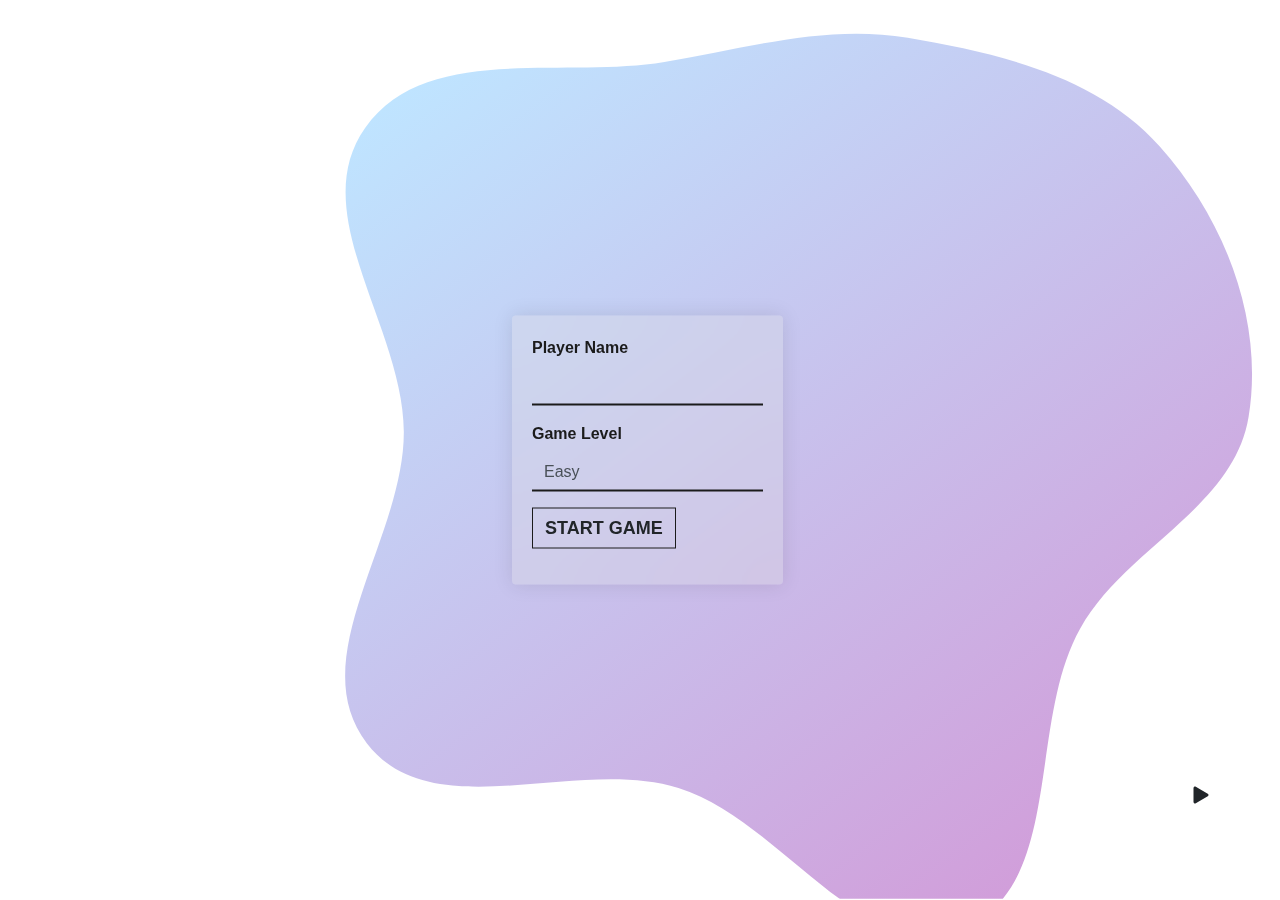
<file: src/Math Clash/index.html>
<!DOCTYPE html>
<html lang="en">
  <head>
    <!-- Required meta tags -->
    <meta charset="utf-8" />
    <meta
      name="viewport"
      content="width=device-width, initial-scale=1, shrink-to-fit=no"
    />

    <!-- Bootstrap CSS -->
    <link
      rel="stylesheet"
      href="https://stackpath.bootstrapcdn.com/bootstrap/4.5.2/css/bootstrap.min.css"
      integrity="sha384-JcKb8q3iqJ61gNV9KGb8thSsNjpSL0n8PARn9HuZOnIxN0hoP+VmmDGMN5t9UJ0Z"
      crossorigin="anonymous"
    />

    <link rel="stylesheet" type="text/css" href="./css/index.css" />

    <title>Math Clash</title>
  </head>
  <body>

    <div class="music-btn" id="music_btn">
      <div class="stop hide" id="stop">
        <svg width="30px" height="30px" viewBox="0 0 16 16" class="bi bi-stop-fill" fill="currentColor" xmlns="http://www.w3.org/2000/svg">
          <path d="M5 3.5h6A1.5 1.5 0 0 1 12.5 5v6a1.5 1.5 0 0 1-1.5 1.5H5A1.5 1.5 0 0 1 3.5 11V5A1.5 1.5 0 0 1 5 3.5z"/>
        </svg>
      </div>
      <div class="play" id="play">
        <svg width="30px" height="30px" viewBox="0 0 16 16" class="bi bi-play-fill" fill="currentColor" xmlns="http://www.w3.org/2000/svg">
          <path d="M11.596 8.697l-6.363 3.692c-.54.313-1.233-.066-1.233-.697V4.308c0-.63.692-1.01 1.233-.696l6.363 3.692a.802.802 0 0 1 0 1.393z"/>
        </svg>
      </div>
    </div>


    <section class="main-container" id="main_form_container">
      <div
        class="row anti-row d-flex justify-content-center align-items-center"
      >
        <div class="card">
          <div class="card-body">
            <div class="form-group">
              <label for="player">Player Name</label>
              <input
                type="text"
                name="player"
                id="player"
                class="form-control"
              />
            </div>
            <div class="form-group">
              <label for="level">Game Level</label>
              <select
                name="level"
                id="level"
                class="form-control custom-select"
              >
                <option value="easy" selected>Easy</option>
                <option value="mid">Medium</option>
                <option value="hard">Hard</option>
              </select>
            </div>
            <div class="form-group">
              <button class="btn custom-btn" onclick="startGame()">
                Start Game
              </button>
            </div>
          </div>
        </div>
      </div>
    </section>

    <section class="main-section hide" id="main_game_container">
      <div class="custom-row">
        <div class="target">Target <span id="target"></span></div>
        <div class="score">
          <span>Score: <span id="score">0</span></span>
          <span class="best-score"
            >Best Till Now: <span id="best_score">0</span></span
          >
        </div>
        <div class="current-sum">Sum <span id="current_sum">0</span></div>
      </div>
      <div class="all-cell-main">
        <div class="all-cell" id="all_cell"></div>
      </div>
      <div class="stop-btn mt-4 hide" id="try_btn">
        <button class="btn custom-btn">Try Again</button>
        <button class="btn custom-btn ml-4" onclick="window.location.reload()">
          Exit game
        </button>
      </div>
    </section>

    <!-- Optional JavaScript -->
    <script type="text/javascript" src="./js/index.js"></script>
    <!-- jQuery first, then Popper.js, then Bootstrap JS -->
    <script
      src="https://code.jquery.com/jquery-3.5.1.slim.min.js"
      integrity="sha384-DfXdz2htPH0lsSSs5nCTpuj/zy4C+OGpamoFVy38MVBnE+IbbVYUew+OrCXaRkfj"
      crossorigin="anonymous"
    ></script>
    <script
      src="https://cdn.jsdelivr.net/npm/popper.js@1.16.1/dist/umd/popper.min.js"
      integrity="sha384-9/reFTGAW83EW2RDu2S0VKaIzap3H66lZH81PoYlFhbGU+6BZp6G7niu735Sk7lN"
      crossorigin="anonymous"
    ></script>
    <script
      src="https://stackpath.bootstrapcdn.com/bootstrap/4.5.2/js/bootstrap.min.js"
      integrity="sha384-B4gt1jrGC7Jh4AgTPSdUtOBvfO8shuf57BaghqFfPlYxofvL8/KUEfYiJOMMV+rV"
      crossorigin="anonymous"
    ></script>
  </body>
</html>
</file>
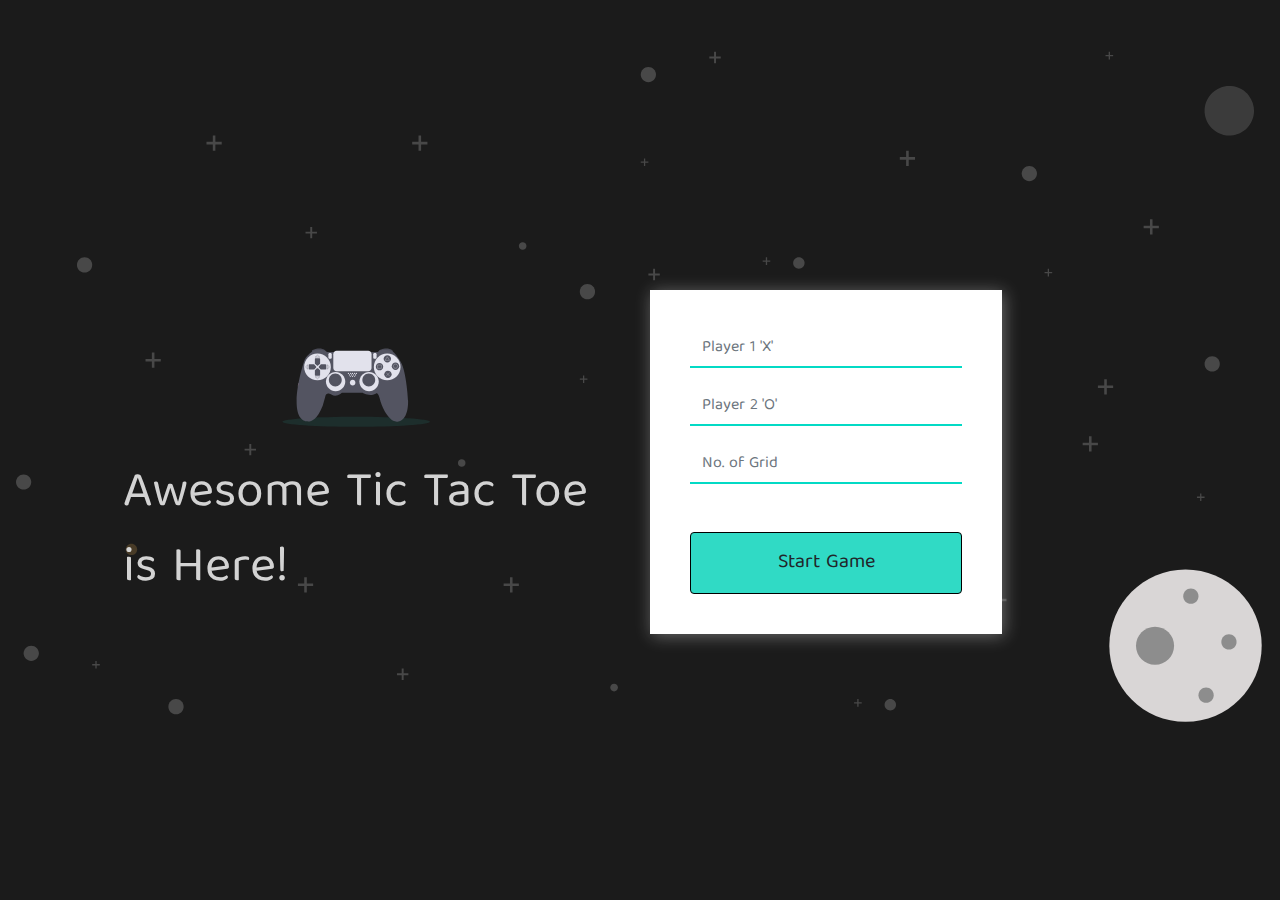
<file: src/tic-tac-toe/index.html>
<!DOCTYPE html>
<html lang="en">
  <head>
    <!-- Required meta tags -->
    <meta charset="utf-8" />
    <meta
      name="viewport"
      content="width=device-width, initial-scale=1, shrink-to-fit=no"
    />

    <!-- Bootstrap CSS -->
    <link
      rel="stylesheet"
      href="https://stackpath.bootstrapcdn.com/bootstrap/4.5.2/css/bootstrap.min.css"
      integrity="sha384-JcKb8q3iqJ61gNV9KGb8thSsNjpSL0n8PARn9HuZOnIxN0hoP+VmmDGMN5t9UJ0Z"
      crossorigin="anonymous"
    />
    <link rel="stylesheet" type="text/css" href="./css/index.css" />
    <link rel="icon" href="./images/console.svg" type="image/svg" />

    <title>Tic Tac Toe</title>
  </head>
  <body>
    <section class="container form-container" id="form_container">
      <div class="row">
        <div
          class="col-lg-6 col-md-6 mb-4 custom-d-flex justify-content-center align-items-center"
        >
          <svg width="150" height="150" viewBox="0 0 977 841" fill="none" xmlns="http://www.w3.org/2000/svg">
            <g clip-path="url(#clip0)">
              <path
                d="M178.77 422.99C167.4 432.99 116.22 441.59 116.22 441.59C116.22 441.59 131 391.86 142.37 381.81C147.848 377.103 154.958 374.741 162.164 375.236C169.369 375.731 176.09 379.043 180.873 384.455C185.655 389.867 188.115 396.944 187.719 404.156C187.324 411.367 184.106 418.133 178.76 422.99H178.77Z"
                fill="#30DAC5"
              />
              <path
                d="M181.16 534.39C171.65 546.22 122.66 563.29 122.66 563.29C122.66 563.29 128.82 511.77 138.33 499.95C142.911 494.313 149.537 490.718 156.761 489.953C163.984 489.187 171.217 491.313 176.877 495.864C182.538 500.416 186.166 507.024 186.969 514.243C187.771 521.463 185.683 528.706 181.16 534.39Z"
                fill="#30DAC5"
              />
              <path
                d="M178.77 422.99C167.4 432.99 116.22 441.59 116.22 441.59C116.22 441.59 131 391.86 142.37 381.81C147.848 377.103 154.958 374.741 162.164 375.236C169.369 375.731 176.09 379.043 180.873 384.455C185.655 389.867 188.115 396.944 187.719 404.156C187.324 411.367 184.106 418.133 178.76 422.99H178.77Z"
                fill="#FC6681"
              />
              <path
                d="M181.16 534.39C171.65 546.22 122.66 563.29 122.66 563.29C122.66 563.29 128.82 511.77 138.33 499.95C142.911 494.313 149.537 490.718 156.761 489.953C163.984 489.187 171.217 491.313 176.877 495.864C182.538 500.416 186.166 507.024 186.969 514.243C187.771 521.463 185.683 528.706 181.16 534.39Z"
                fill="#FC6681"
              />
              <path
                opacity="0.1"
                d="M496.18 705.58C761.553 705.58 976.68 690.805 976.68 672.58C976.68 654.355 761.553 639.58 496.18 639.58C230.807 639.58 15.6802 654.355 15.6802 672.58C15.6802 690.805 230.807 705.58 496.18 705.58Z"
                fill="#30DAC5"
              />
              <path
                d="M841.4 536.07C841.4 536.07 831.71 345.86 791.93 278.54C791.93 278.54 762.76 225.26 738.38 209.72V203.58C698.6 176.04 649.65 203.58 649.65 203.58V206.3L639.45 214.8L593.52 214.64C591.441 212.135 588.836 210.119 585.888 208.736C582.941 207.353 579.725 206.637 576.47 206.64H366.89C363.827 206.637 360.796 207.269 357.99 208.499C355.184 209.728 352.664 211.526 350.59 213.78H302.89C302.89 213.78 300.08 210.51 292.69 207.22V203.58C252.91 176.04 203.96 203.58 203.96 203.58V210.97C202.797 211.738 201.764 212.687 200.9 213.78C200.9 213.78 160.61 240.78 151.43 274.46C151.43 274.46 101.96 422.86 100.94 539.13C99.9199 655.4 144.8 671.72 168.25 674.78C191.7 677.84 233.52 673.78 274.32 570.78L291.66 510.61C291.66 510.61 294.72 474.91 331.44 497.35C368.16 519.79 400.79 485.11 400.79 485.11H538.49C538.49 485.11 584.34 513.63 626.2 491.15C626.2 491.15 642.52 469.73 657.82 542.15C657.82 542.15 704.74 691.06 777.15 675.76C849.56 660.46 841.4 536.07 841.4 536.07Z"
                fill="url(#paint0_linear)"
              />
              <path
                d="M209.18 219.08V208.08C209.18 208.08 257.18 181.08 296.18 208.08V218.08L209.18 219.08Z"
                fill="#535461"
              />
              <path
                d="M646.18 219.08V208.08C646.18 208.08 694.18 181.08 733.18 208.08V218.08L646.18 219.08Z"
                fill="#535461"
              />
              <path
                opacity="0.1"
                d="M209.18 219.08V208.08C209.18 208.08 257.18 181.08 296.18 208.08V218.08L209.18 219.08Z"
                fill="black"
              />
              <path
                opacity="0.1"
                d="M646.18 219.08V208.08C646.18 208.08 694.18 181.08 733.18 208.08V218.08L646.18 219.08Z"
                fill="black"
              />
              <path
                d="M353.18 218.08H306.18C306.18 218.08 294.18 204.08 254.18 205.08C214.18 206.08 206.18 218.08 206.18 218.08C206.18 218.08 166.68 244.58 157.68 277.58C157.68 277.58 109.18 423.08 108.18 537.08C107.18 651.08 151.18 667.08 174.18 670.08C197.18 673.08 238.18 669.08 278.18 568.08L295.18 509.08C295.18 509.08 298.18 474.08 334.18 496.08C370.18 518.08 402.18 484.08 402.18 484.08H537.18C537.18 484.08 582.18 512.08 623.18 490.08C623.18 490.08 639.18 469.08 654.18 540.08C654.18 540.08 700.18 686.08 771.18 671.08C842.18 656.08 834.18 534.08 834.18 534.08C834.18 534.08 824.68 347.58 785.68 281.58C785.68 281.58 748.18 213.08 723.18 210.08C723.18 210.08 669.18 200.08 648.18 209.08L636.18 219.08L353.18 218.08Z"
                fill="#535461"
              />
              <path
                d="M244.18 403.08C292.229 403.08 331.18 364.129 331.18 316.08C331.18 268.031 292.229 229.08 244.18 229.08C196.131 229.08 157.18 268.031 157.18 316.08C157.18 364.129 196.131 403.08 244.18 403.08Z"
                fill="#E2E2EC"
              />
              <path
                d="M698.18 403.08C746.229 403.08 785.18 364.129 785.18 316.08C785.18 268.031 746.229 229.08 698.18 229.08C650.131 229.08 611.18 268.031 611.18 316.08C611.18 364.129 650.131 403.08 698.18 403.08Z"
                fill="#E2E2EC"
              />
              <path
                d="M259.34 296.68L247.74 306.94C246.758 307.805 245.494 308.282 244.185 308.282C242.876 308.282 241.612 307.805 240.63 306.94L229.01 296.68C228.442 296.179 227.986 295.564 227.672 294.875C227.358 294.185 227.194 293.437 227.19 292.68V264.45C227.193 263.025 227.761 261.659 228.769 260.652C229.778 259.645 231.145 259.08 232.57 259.08H255.82C256.527 259.079 257.227 259.217 257.88 259.487C258.534 259.757 259.127 260.153 259.627 260.653C260.127 261.153 260.523 261.746 260.793 262.4C261.063 263.053 261.201 263.753 261.2 264.46V292.66C261.194 293.424 261.024 294.177 260.704 294.871C260.383 295.564 259.918 296.181 259.34 296.68V296.68Z"
                fill="#535461"
              />
              <path
                d="M259.34 335.47L247.74 325.22C246.758 324.355 245.494 323.878 244.185 323.878C242.876 323.878 241.612 324.355 240.63 325.22L229.01 335.48C228.442 335.981 227.986 336.596 227.672 337.285C227.358 337.975 227.194 338.723 227.19 339.48V367.68C227.189 368.387 227.327 369.087 227.597 369.74C227.867 370.394 228.263 370.987 228.763 371.487C229.263 371.987 229.856 372.383 230.51 372.653C231.163 372.923 231.863 373.061 232.57 373.06H255.82C256.526 373.061 257.225 372.923 257.878 372.654C258.531 372.385 259.124 371.99 259.624 371.491C260.123 370.992 260.52 370.4 260.79 369.747C261.061 369.095 261.2 368.396 261.2 367.69V339.49C261.194 338.726 261.024 337.973 260.704 337.279C260.383 336.586 259.918 335.969 259.34 335.47V335.47Z"
                fill="#535461"
              />
              <path
                d="M224.79 331.26L235.05 319.64C235.915 318.658 236.392 317.394 236.392 316.085C236.392 314.776 235.915 313.512 235.05 312.53L224.79 300.91C224.289 300.342 223.674 299.887 222.985 299.573C222.295 299.259 221.548 299.095 220.79 299.09H192.59C191.165 299.093 189.799 299.661 188.792 300.669C187.786 301.678 187.22 303.045 187.22 304.47V327.72C187.219 328.427 187.357 329.127 187.627 329.78C187.897 330.434 188.293 331.027 188.793 331.527C189.293 332.027 189.887 332.423 190.54 332.693C191.193 332.963 191.893 333.101 192.6 333.1H220.8C221.557 333.092 222.304 332.924 222.992 332.607C223.68 332.29 224.292 331.831 224.79 331.26V331.26Z"
                fill="#535461"
              />
              <path
                d="M263.58 331.26L253.34 319.63C252.473 318.649 251.995 317.384 251.995 316.075C251.995 314.766 252.473 313.501 253.34 312.52L263.6 300.9C264.101 300.332 264.716 299.876 265.405 299.562C266.095 299.248 266.842 299.084 267.6 299.08H295.8C296.507 299.079 297.207 299.217 297.86 299.487C298.514 299.757 299.107 300.153 299.607 300.653C300.107 301.153 300.503 301.746 300.773 302.4C301.043 303.053 301.181 303.753 301.18 304.46V327.71C301.181 328.416 301.043 329.115 300.774 329.768C300.505 330.421 300.109 331.014 299.611 331.514C299.112 332.013 298.519 332.41 297.867 332.68C297.215 332.951 296.516 333.09 295.81 333.09H267.61C266.847 333.089 266.092 332.925 265.398 332.609C264.703 332.294 264.083 331.834 263.58 331.26Z"
                fill="#535461"
              />
              <path
                d="M229.18 252.08H259.18L244.18 239.08L229.18 252.08Z"
                stroke="#535461"
                stroke-width="2"
                stroke-miterlimit="10"
              />
              <path
                d="M229.18 380.08H259.18L244.18 393.08L229.18 380.08Z"
                stroke="#535461"
                stroke-width="2"
                stroke-miterlimit="10"
              />
              <path
                d="M180.18 301.08V331.08L167.18 316.08L180.18 301.08Z"
                stroke="#535461"
                stroke-width="2"
                stroke-miterlimit="10"
              />
              <path
                d="M308.18 301.08V331.08L321.18 316.08L308.18 301.08Z"
                stroke="#535461"
                stroke-width="2"
                stroke-miterlimit="10"
              />
              <path
                d="M362.18 474.08C396.974 474.08 425.18 445.874 425.18 411.08C425.18 376.286 396.974 348.08 362.18 348.08C327.386 348.08 299.18 376.286 299.18 411.08C299.18 445.874 327.386 474.08 362.18 474.08Z"
                fill="#E2E2EC"
              />
              <path
                d="M360.18 443.08C383.376 443.08 402.18 424.276 402.18 401.08C402.18 377.884 383.376 359.08 360.18 359.08C336.984 359.08 318.18 377.884 318.18 401.08C318.18 424.276 336.984 443.08 360.18 443.08Z"
                fill="#535461"
              />
              <path
                d="M580.18 474.08C614.974 474.08 643.18 445.874 643.18 411.08C643.18 376.286 614.974 348.08 580.18 348.08C545.386 348.08 517.18 376.286 517.18 411.08C517.18 445.874 545.386 474.08 580.18 474.08Z"
                fill="#E2E2EC"
              />
              <path
                d="M578.18 443.08C601.376 443.08 620.18 424.276 620.18 401.08C620.18 377.884 601.376 359.08 578.18 359.08C554.984 359.08 536.18 377.884 536.18 401.08C536.18 424.276 554.984 443.08 578.18 443.08Z"
                fill="#535461"
              />
              <path
                opacity="0.1"
                d="M360.18 429.08C375.644 429.08 388.18 416.544 388.18 401.08C388.18 385.616 375.644 373.08 360.18 373.08C344.716 373.08 332.18 385.616 332.18 401.08C332.18 416.544 344.716 429.08 360.18 429.08Z"
                stroke="black"
                stroke-width="2"
                stroke-miterlimit="10"
              />
              <path
                opacity="0.1"
                d="M578.18 429.08C593.644 429.08 606.18 416.544 606.18 401.08C606.18 385.616 593.644 373.08 578.18 373.08C562.716 373.08 550.18 385.616 550.18 401.08C550.18 416.544 562.716 429.08 578.18 429.08Z"
                stroke="black"
                stroke-width="2"
                stroke-miterlimit="10"
              />
              <path
                d="M473.18 436.08C483.121 436.08 491.18 428.021 491.18 418.08C491.18 408.139 483.121 400.08 473.18 400.08C463.239 400.08 455.18 408.139 455.18 418.08C455.18 428.021 463.239 436.08 473.18 436.08Z"
                fill="#E2E2EC"
              />
              <path
                d="M445.67 361.93C447.841 361.93 449.6 360.171 449.6 358C449.6 355.83 447.841 354.07 445.67 354.07C443.5 354.07 441.74 355.83 441.74 358C441.74 360.171 443.5 361.93 445.67 361.93Z"
                fill="#E2E2EC"
              />
              <path
                d="M460.39 361.93C462.56 361.93 464.32 360.171 464.32 358C464.32 355.83 462.56 354.07 460.39 354.07C458.22 354.07 456.46 355.83 456.46 358C456.46 360.171 458.22 361.93 460.39 361.93Z"
                fill="#E2E2EC"
              />
              <path
                d="M458.43 380.58C460.6 380.58 462.36 378.82 462.36 376.65C462.36 374.479 460.6 372.72 458.43 372.72C456.26 372.72 454.5 374.479 454.5 376.65C454.5 378.82 456.26 380.58 458.43 380.58Z"
                fill="#E2E2EC"
              />
              <path
                d="M472.18 381.08C474.389 381.08 476.18 379.289 476.18 377.08C476.18 374.871 474.389 373.08 472.18 373.08C469.971 373.08 468.18 374.871 468.18 377.08C468.18 379.289 469.971 381.08 472.18 381.08Z"
                fill="#E2E2EC"
              />
              <path
                d="M485.91 380.58C488.08 380.58 489.84 378.82 489.84 376.65C489.84 374.479 488.08 372.72 485.91 372.72C483.739 372.72 481.98 374.479 481.98 376.65C481.98 378.82 483.739 380.58 485.91 380.58Z"
                fill="#E2E2EC"
              />
              <path
                d="M452.54 371.75C454.71 371.75 456.47 369.99 456.47 367.82C456.47 365.65 454.71 363.89 452.54 363.89C450.369 363.89 448.61 365.65 448.61 367.82C448.61 369.99 450.369 371.75 452.54 371.75Z"
                fill="#E2E2EC"
              />
              <path
                d="M465.18 372.08C467.389 372.08 469.18 370.289 469.18 368.08C469.18 365.871 467.389 364.08 465.18 364.08C462.971 364.08 461.18 365.871 461.18 368.08C461.18 370.289 462.971 372.08 465.18 372.08Z"
                fill="#E2E2EC"
              />
              <path
                d="M478.18 372.08C480.389 372.08 482.18 370.289 482.18 368.08C482.18 365.871 480.389 364.08 478.18 364.08C475.971 364.08 474.18 365.871 474.18 368.08C474.18 370.289 475.971 372.08 478.18 372.08Z"
                fill="#E2E2EC"
              />
              <path
                d="M491.8 371.75C493.971 371.75 495.73 369.99 495.73 367.82C495.73 365.65 493.971 363.89 491.8 363.89C489.63 363.89 487.87 365.65 487.87 367.82C487.87 369.99 489.63 371.75 491.8 371.75Z"
                fill="#E2E2EC"
              />
              <path
                d="M472.18 362.08C474.389 362.08 476.18 360.289 476.18 358.08C476.18 355.871 474.389 354.08 472.18 354.08C469.971 354.08 468.18 355.871 468.18 358.08C468.18 360.289 469.971 362.08 472.18 362.08Z"
                fill="#E2E2EC"
              />
              <path
                d="M486.18 362.08C488.389 362.08 490.18 360.289 490.18 358.08C490.18 355.871 488.389 354.08 486.18 354.08C483.971 354.08 482.18 355.871 482.18 358.08C482.18 360.289 483.971 362.08 486.18 362.08Z"
                fill="#E2E2EC"
              />
              <path
                d="M497.69 361.93C499.86 361.93 501.62 360.171 501.62 358C501.62 355.83 499.86 354.07 497.69 354.07C495.519 354.07 493.76 355.83 493.76 358C493.76 360.171 495.519 361.93 497.69 361.93Z"
                fill="#E2E2EC"
              />
              <path
                d="M328.68 225.08H323.68C318.986 225.08 315.18 228.886 315.18 233.58V254.58C315.18 259.274 318.986 263.08 323.68 263.08H328.68C333.375 263.08 337.18 259.274 337.18 254.58V233.58C337.18 228.886 333.375 225.08 328.68 225.08Z"
                fill="#E2E2EC"
              />
              <path
                d="M620.68 225.08H615.68C610.986 225.08 607.18 228.886 607.18 233.58V254.58C607.18 259.274 610.986 263.08 615.68 263.08H620.68C625.375 263.08 629.18 259.274 629.18 254.58V233.58C629.18 228.886 625.375 225.08 620.68 225.08Z"
                fill="#E2E2EC"
              />
              <path
                d="M699.18 287.08C712.435 287.08 723.18 276.335 723.18 263.08C723.18 249.825 712.435 239.08 699.18 239.08C685.925 239.08 675.18 249.825 675.18 263.08C675.18 276.335 685.925 287.08 699.18 287.08Z"
                fill="#535461"
              />
              <path
                d="M648.18 338.08C661.435 338.08 672.18 327.335 672.18 314.08C672.18 300.825 661.435 290.08 648.18 290.08C634.925 290.08 624.18 300.825 624.18 314.08C624.18 327.335 634.925 338.08 648.18 338.08Z"
                fill="#535461"
              />
              <path
                d="M752.18 335.08C765.435 335.08 776.18 324.335 776.18 311.08C776.18 297.825 765.435 287.08 752.18 287.08C738.925 287.08 728.18 297.825 728.18 311.08C728.18 324.335 738.925 335.08 752.18 335.08Z"
                fill="#535461"
              />
              <path
                d="M703.18 388.08C716.435 388.08 727.18 377.335 727.18 364.08C727.18 350.825 716.435 340.08 703.18 340.08C689.925 340.08 679.18 350.825 679.18 364.08C679.18 377.335 689.925 388.08 703.18 388.08Z"
                fill="#535461"
              />
              <path
                d="M574.43 211.08H368.93C356.918 211.08 347.18 220.818 347.18 232.83V322.33C347.18 334.342 356.918 344.08 368.93 344.08H574.43C586.442 344.08 596.18 334.342 596.18 322.33V232.83C596.18 220.818 586.442 211.08 574.43 211.08Z"
                fill="#E2E2EC"
              />
              <path
                d="M684.68 273.08L698.68 249.08L713.68 273.08H684.68Z"
                stroke="#E2E2EC"
                stroke-width="2"
                stroke-miterlimit="10"
              />
              <path
                d="M660.68 303.08H635.68V325.08H660.68V303.08Z"
                stroke="#E2E2EC"
                stroke-width="2"
                stroke-miterlimit="10"
              />
              <path
                d="M752.18 325.08C759.912 325.08 766.18 318.812 766.18 311.08C766.18 303.348 759.912 297.08 752.18 297.08C744.448 297.08 738.18 303.348 738.18 311.08C738.18 318.812 744.448 325.08 752.18 325.08Z"
                stroke="#E2E2EC"
                stroke-width="2"
                stroke-miterlimit="10"
              />
              <path
                d="M691.68 352.83L714.18 375.33"
                stroke="#E2E2EC"
                stroke-width="2"
                stroke-miterlimit="10"
              />
              <path
                d="M714.68 352.83L691.68 374.83"
                stroke="#E2E2EC"
                stroke-width="2"
                stroke-miterlimit="10"
              />
            </g>
            
          </svg>

          <span class="main-head"
            >Awesome Tic Tac Toe<br />
            is Here!</span
          >
        </div>
        <div class="col-lg-6 col-md-6 mb-4 mt-2">
          <div class="row form-row">
            <div class="card">
              <div class="card-body">
                <div class="form-group">
                  <!-- <select
                    name="play_mode"
                    class="form-control"
                    id="play_mode"
                    required
                  >
                    <option value="manual" selected>Manual</option>
                  </select> -->
                </div>
                <div class="form-group">
                  <div class="#" id="hidden_player_field">
                    <input
                      type="text"
                      class="form-control"
                      name="player_1"
                      id="player_1"
                      placeholder="Player 1 'X'"
                      required
                    />
                  </div>
                </div>
                <div class="form-group">
                  <input
                    type="text"
                    class="form-control"
                    name="player_2"
                    id="player_2"
                    placeholder="Player 2 'O'"
                    required
                  />
                </div>
                <div class="form-group pb-4">
                  <input
                    type="text"
                    class="form-control"
                    name="no_of_grid"
                    id="no_of_grid"
                    placeholder="No. of Grid"
                    required
                  />
                </div>
                <div class="form-group mt-4">
                  <button
                    onclick="start()"
                    id="start_btn"
                    class="btn custom-btn"
                  >
                    Start Game
                    <span></span>
                    <span></span>
                    <span></span>
                    <span></span>
                  </button>
                </div>
              </div>
            </div>
          </div>
        </div>
      </div>
    </section>

    <div class="container grid-container mb-4">
      <div class="hide" id="hide_section">
        <div class="turn mt-4 mb-3">
          <h4>Turn : <span id="turn"></span></h4>
        </div>
      </div>
      <div id="grid"></div>
    </div>

    <!-- Celebrate Button trigger modal -->
    <button
      type="button"
      class="btn btn-primary hide"
      id="celebrate_btn"
      data-toggle="modal"
      data-target="#celebrate"
    >
      Celebrate
    </button>

    <!-- Celebrate Modal -->
    <div
      class="modal fade"
      id="celebrate"
      data-backdrop="static"
      data-keyboard="false"
      tabindex="-1"
      aria-labelledby="staticBackdropLabel"
      aria-hidden="true"
    >
      <div class="modal-dialog modal-lg">
        <div class="modal-content">
          <div class="modal-body" id="modal_content">
            <div class="text-center">
              <span id="game_status"></span>
            </div>
          </div>
          <div class="modal-footer justify-content-center">
            <button
              class="btn new-game-btn"
              onclick="newGame()"
              data-dismiss="modal"
            >
              Try Again
            </button>
            <button class="btn new-game-btn" onclick="window.location.reload()">
              Exit Game
            </button>
          </div>
        </div>
      </div>
    </div>

    <!-- Optional JavaScript -->
    <script type="text/javascript" src="./js/index.js"></script>
    <!-- jQuery first, then Popper.js, then Bootstrap JS -->
    <script
      src="https://code.jquery.com/jquery-3.5.1.slim.min.js"
      integrity="sha384-DfXdz2htPH0lsSSs5nCTpuj/zy4C+OGpamoFVy38MVBnE+IbbVYUew+OrCXaRkfj"
      crossorigin="anonymous"
    ></script>
    <script
      src="https://cdn.jsdelivr.net/npm/popper.js@1.16.1/dist/umd/popper.min.js"
      integrity="sha384-9/reFTGAW83EW2RDu2S0VKaIzap3H66lZH81PoYlFhbGU+6BZp6G7niu735Sk7lN"
      crossorigin="anonymous"
    ></script>
    <script
      src="https://stackpath.bootstrapcdn.com/bootstrap/4.5.2/js/bootstrap.min.js"
      integrity="sha384-B4gt1jrGC7Jh4AgTPSdUtOBvfO8shuf57BaghqFfPlYxofvL8/KUEfYiJOMMV+rV"
      crossorigin="anonymous"
    ></script>
  </body>
</html>
</file>
<file: src/Math Clash/css/index.css>
body {
  margin: 0;
  box-sizing: border-box;
  height: 100vh;
  overflow: hidden;
  font-weight: bold;
  position: relative;
  background-image: url(../images/back.svg);
  background-size: cover;
  background-repeat: no-repeat;
}

.main-container {
  position: absolute;
  top: 50%;
  left: 50%;
  transform: translate(-50%, -50%);
}

.main-section {
  height: 100%;
}

.anti-row {
  margin-left: 0;
  margin-left: 0;
}

.hide {
  display: none;
}

.card {
  color: #1b1b1b;
  border: 0px;
  background-color: rgba(225, 225, 225, 0.3);
  -webkit-backdrop-filter: blur(20px);
    backdrop-filter: blur(20px);
    box-shadow: 0px 0px 20px rgba(0, 0, 0, 0.1);
}

.form-control {
  background: transparent;
  border: 0;
  border-radius: 0;
  border-bottom: 2px solid #1b1b1b;
}

.form-control:focus {
  background: transparent;
  outline: 0;
  box-shadow: none;
  border-bottom: 2px solid #D19EDA;
}

.form-control > option {
  color: black;
}

.custom-btn {
  font-size: 18px;
  text-transform: uppercase;
  font-weight: bold;
  border: 1px solid #1b1b1b;
  border-radius: 0;
  background: transparent;
  transition: background, color;
  transition-duration: 0.3s;
  transition-timing-function: linear;
}

.custom-btn:hover {
  color: white;
  background: #1b1b1b;
}

.custom-row {
  margin-top: 30px;
  height: 100px;
  width: 100%;
  display: flex;
  flex-direction: row;
  justify-content: center;
}

.target,
.current-sum {
  font-size: 20px;
  font-weight: bold;
  display: flex;
  flex-direction: column;
  justify-content: center;
  align-items: center;
  height: 100%;
  width: 100px;
  color: black;
  border-radius: 5px;
  background-color: rgba(255, 225, 225, 0.3);
  -webkit-backdrop-filter: blur(20px);
    backdrop-filter: blur(20px);
    
}

.all-cell-main {
  margin-top: 30px;
  display: flex;
  flex-direction: row;
  justify-content: center;
  align-items: center;
}

.all-cell {
  display: block;
  justify-content: center;
}

.cell {
  height: 50px;
  width: 50px;
  margin: 2px;
  border-radius: 5px;
  font-size: 20px;
  font-weight: bold;
  display: flex;
  justify-content: center;
  align-items: center;
  cursor: pointer;
  background-color: rgba(0, 0, 0, 0.15);
  color: black;
  -webkit-backdrop-filter: blur(20px);
    backdrop-filter: blur(20px);
}

.selected {
  background: #121212;
  color: lightgray;
}

#target,
#current_sum {
  color: royalblue;
}

.score {
  margin-left: 20px;
  margin-right: 20px;
  font-weight: bold;
  display: flex;
  flex-direction: column;
  justify-content: center;
  align-items: center;
}

.best-score {
  color: royalblue;
}

@media (max-width: 400px) {
  .score {
    font-size: 20px;
    font-weight: bold;
  }
  body {
    background-position: center;
  }
  .target,
  .current-sum {
    font-size: 18px;
    height: 80px;
    width: 80px;
  }

  .cell {
    height: 45px;
    width: 45px;
  }
}

.stop-btn {
  text-align: center;
}


.music-btn {
  position: absolute;
  bottom: 10%;
  right: 5%;
}

.mt-3 {
  margin-top: 30px;
}

.alert {
  position: absolute;
  top: 0;
  left: 0;
  height: 100%;
  width: 100%;
  z-index: 20;
}

.alert-body {
  height: 50%;
  width: 50%;
  position: absolute;
  text-transform: uppercase;
  top: 50%;
  left: 50%;
  transform: translate(-50%, -50%);
  display: flex;
  flex-direction: column;
  justify-content: center;
  align-items: center;
  border-radius: 5px;
  font-size: 30px;
  font-weight: bold;
  background-color: rgba(225, 225, 225, 0.3);
  -webkit-backdrop-filter: blur(30px);
    backdrop-filter: blur(30px);
    box-shadow: 0px 0px 20px rgba(0, 0, 0, 0.1);
}
</file>
<file: src/tic-tac-toe/css/index.css>
@import url('https://fonts.googleapis.com/css2?family=Baloo+Tamma+2:wght@700&display=swap');

* {
	font-family: 'Baloo Tamma 2', cursive;
}

body {
	margin: 0;
	background: #1B1B1B;
	color: lightgray;
	background-image: url(../images/back.svg);
	background-repeat: no-repeat;
	background-size: cover;
}

.navbar {
	background: black;
	padding: 20px;
	z-index: 20;
}

.head_size {
	font-size: 30px;
	color: #30DAC5 !important;
}

.custom-d-flex {
	display: flex;
	flex-direction: column;
}

.main-head {
	font-size: 50px;
}

.form-container {
	margin-top: 20px;
	position: absolute;
	top: 50%;
	left: 50%;
	transform: translate(-50%, -50%);
}

.form-
 {
	display: flex;
	justify-content: center;
	align-items: center;
}

.form-group {
	margin: 20px;
}

.anti-row {
	margin-left: 0px;
	margin-right: 0px;
}

.card {
  border-radius: 0;
  box-shadow: 0.1em 0.1em 1em rgba(225, 225, 225, 0.4);
  border: none;
  transition: all;
  transition-duration: 2s;
}
/*.custom-btn {
	background: #1B1B1B;
	color: white;
	border-radius: 0px;
	border: 1px solid gray;
}

.custom-btn:hover {
	color: gray;
	border: 1px solid #30DAC5;
}
*/
.grid-container {
	display: flex;
	flex-direction: column;
	justify-content: center;
	align-items: center;
	flex-wrap: nowrap;
}

.hide {
	display: none;
}

.cell {
	display: flex;
	justify-content: center;
	align-items: center;
	background: #1B1B1B;
	font-size: 30px;
	font-weight: 700;
	text-shadow: 0 0 32px #30DAC5; 
	margin: 1px;
	border: 1px solid #30DAC5;
	box-shadow: 0 0 32px rgba(225,225,225,0.1);
	height: 50px;
	width: 50px;
	transition: all;
	transition-duration: 0.34s;
	transition-timing-function: linear;
}

@media (max-width: 770px) {
	.cell {
		font-size: 20px;
		height: 40px;
		width: 40px;
	}
	.main-head {
		font-size: 35px;
	}
	#game_status {
		font-size: 35px
	}
}

@media (max-width: 480px) {
	.head_size {
		font-size: 20px;
	}

	.cell {
		font-size: 15px;
		height: 30px;
		width: 30px;
	}
	#game_status {
		font-size: 20px
	}
	.custom-btn {
		font-size: 15px;
	}
	.main-head {
		font-size: 25px;
	}
}

@media (max-width: 385px) {
	.head_size {
		font-size: 15px;
	}

	.cell {
		height: 20px;
		width: 20px;
	}
}

.form-control {
	border-radius: 0px;
	border: 0px;
	color: #30DAC5;
	background: transparent;
	border-bottom: 2px solid #03DAC5;
	transition-property: border-bottom;
	transition-duration: 0.2s;
	transition-timing-function: linear;
}

.form-control:focus {
	box-shadow: none;
	background: transparent;
	border-radius: 0px;
	outline: none;
	border-bottom: 2px solid black;
}

#game_status {
	font-size: 50px;
	position: absolute;
	top: 50%;
	left: 50%;
	transform: translate(-50%, -50%);
	transition: all;
	transition-duration: 0.8s;
	transition-timing-function: linear;
}

.new-game-btn {
	border: 1px solid #30DAC5;
	background: #1B1B1B;
	color: white !important;
}
.new-game-btn:hover {
	background: #30DAC5;
	border: 1px solid black;
}

.custom-btn {
	padding: 15px;
	width: 100%;
	display: flex;
	font-size: 20px;
	justify-content: center;
	align-items: center;
	background: #30DAC5;
	border: 1px solid black;
	transition: all;
	transition-duration: 0.3s;
	transition-timing-function: linear;
}

.custom-btn:hover {
	background: #1B1B1B;
	border: 1px solid #30DAC5;
	color: lightgray;
}

.modal-content {
	color: lightgray;
	height: 500px;
	background-color: rgba(0,0,0,0);
	border-radius: 0px;
	background-image: url(../images/celebration.gif);
	background-size: cover;
}

.modal-footer {
	border-top: 0px;
}
</file>
